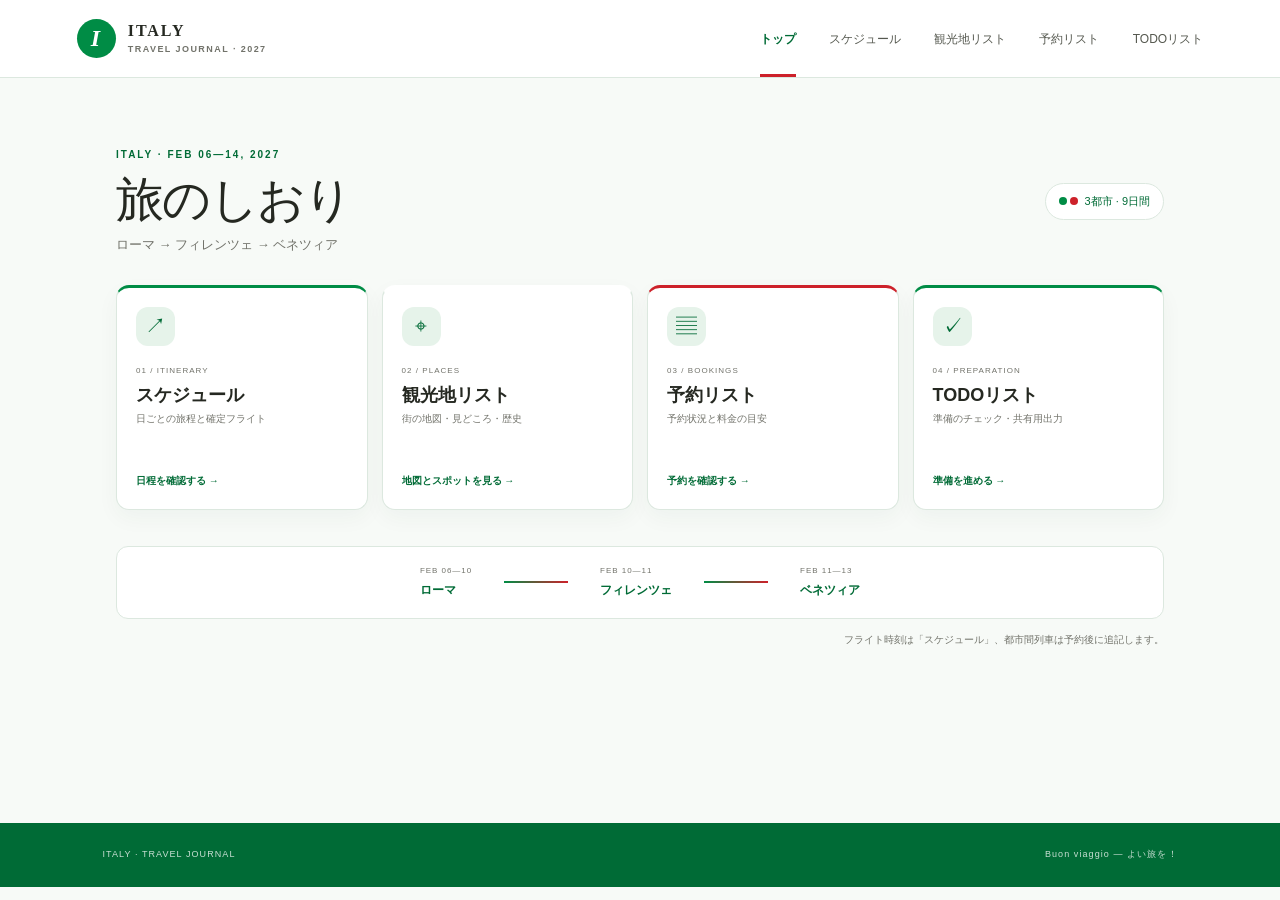
<file: index.html>
<!doctype html>
<html lang="ja">
<head>
  <meta charset="utf-8">
  <meta name="viewport" content="width=device-width, initial-scale=1">
  <meta name="description" content="ローマ・フィレンツェ・ベネツィアを巡るイタリア旅行のしおり">
  <title>Italy Trip | 旅のしおり</title>
  <link rel="stylesheet" href="css/style.css">
  <script src="js/main.js" defer></script>
</head>
<body>
  <header class="site-header">
    <a class="brand" href="index.html"><span class="brand-mark">I</span><span>ITALY <small>TRAVEL JOURNAL · 2027</small></span></a>
    <button class="menu-toggle" aria-label="メニューを開く" aria-expanded="false">☰</button>
    <nav class="site-nav" aria-label="メインナビゲーション">
      <a class="active" href="index.html">トップ</a><a href="schedule.html">スケジュール</a><a href="spots.html">観光地リスト</a><a href="reservations.html">予約リスト</a><a href="todo.html">TODOリスト</a>
    </nav>
  </header>
  <main class="dashboard">
    <section class="dashboard-heading">
      <div><p class="eyebrow">ITALY · FEB 06—14, 2027</p><h1>旅のしおり</h1><p>ローマ → フィレンツェ → ベネツィア</p></div>
      <span class="trip-chip"><span></span> 3都市 · 9日間</span>
    </section>
    <nav class="portal-grid" aria-label="旅行情報">
      <a class="portal-card portal-schedule" href="schedule.html"><span class="portal-icon" aria-hidden="true">↗</span><span class="portal-index">01 / ITINERARY</span><h2>スケジュール</h2><p>日ごとの旅程と確定フライト</p><span class="portal-link">日程を確認する →</span></a>
      <a class="portal-card portal-spots" href="spots.html"><span class="portal-icon" aria-hidden="true">⌖</span><span class="portal-index">02 / PLACES</span><h2>観光地リスト</h2><p>街の地図・見どころ・歴史</p><span class="portal-link">地図とスポットを見る →</span></a>
      <a class="portal-card portal-reservations" href="reservations.html"><span class="portal-icon" aria-hidden="true">▤</span><span class="portal-index">03 / BOOKINGS</span><h2>予約リスト</h2><p>予約状況と料金の目安</p><span class="portal-link">予約を確認する →</span></a>
      <a class="portal-card portal-todo" href="todo.html"><span class="portal-icon" aria-hidden="true">✓</span><span class="portal-index">04 / PREPARATION</span><h2>TODOリスト</h2><p>準備のチェック・共有用出力</p><span class="portal-link">準備を進める →</span></a>
    </nav>
    <section class="route-strip" aria-label="旅行ルート">
      <div class="route-city"><span>FEB 06—10</span><strong>ローマ</strong></div><span class="route-line" aria-hidden="true"></span>
      <div class="route-city"><span>FEB 10—11</span><strong>フィレンツェ</strong></div><span class="route-line" aria-hidden="true"></span>
      <div class="route-city"><span>FEB 11—13</span><strong>ベネツィア</strong></div>
    </section>
    <p class="dashboard-note">フライト時刻は「スケジュール」、都市間列車は予約後に追記します。</p>
  </main>
  <footer class="site-footer"><span>ITALY · TRAVEL JOURNAL</span><span>Buon viaggio — よい旅を！</span></footer>
  <nav class="mobile-dock" aria-label="ページメニュー"><a class="active" href="index.html"><span>⌂</span>トップ</a><a href="schedule.html"><span>↗</span>日程</a><a href="spots.html"><span>⌖</span>観光地</a><a href="reservations.html"><span>▤</span>予約</a><a href="todo.html"><span>✓</span>TODO</a></nav>
</body>
</html>
</file>
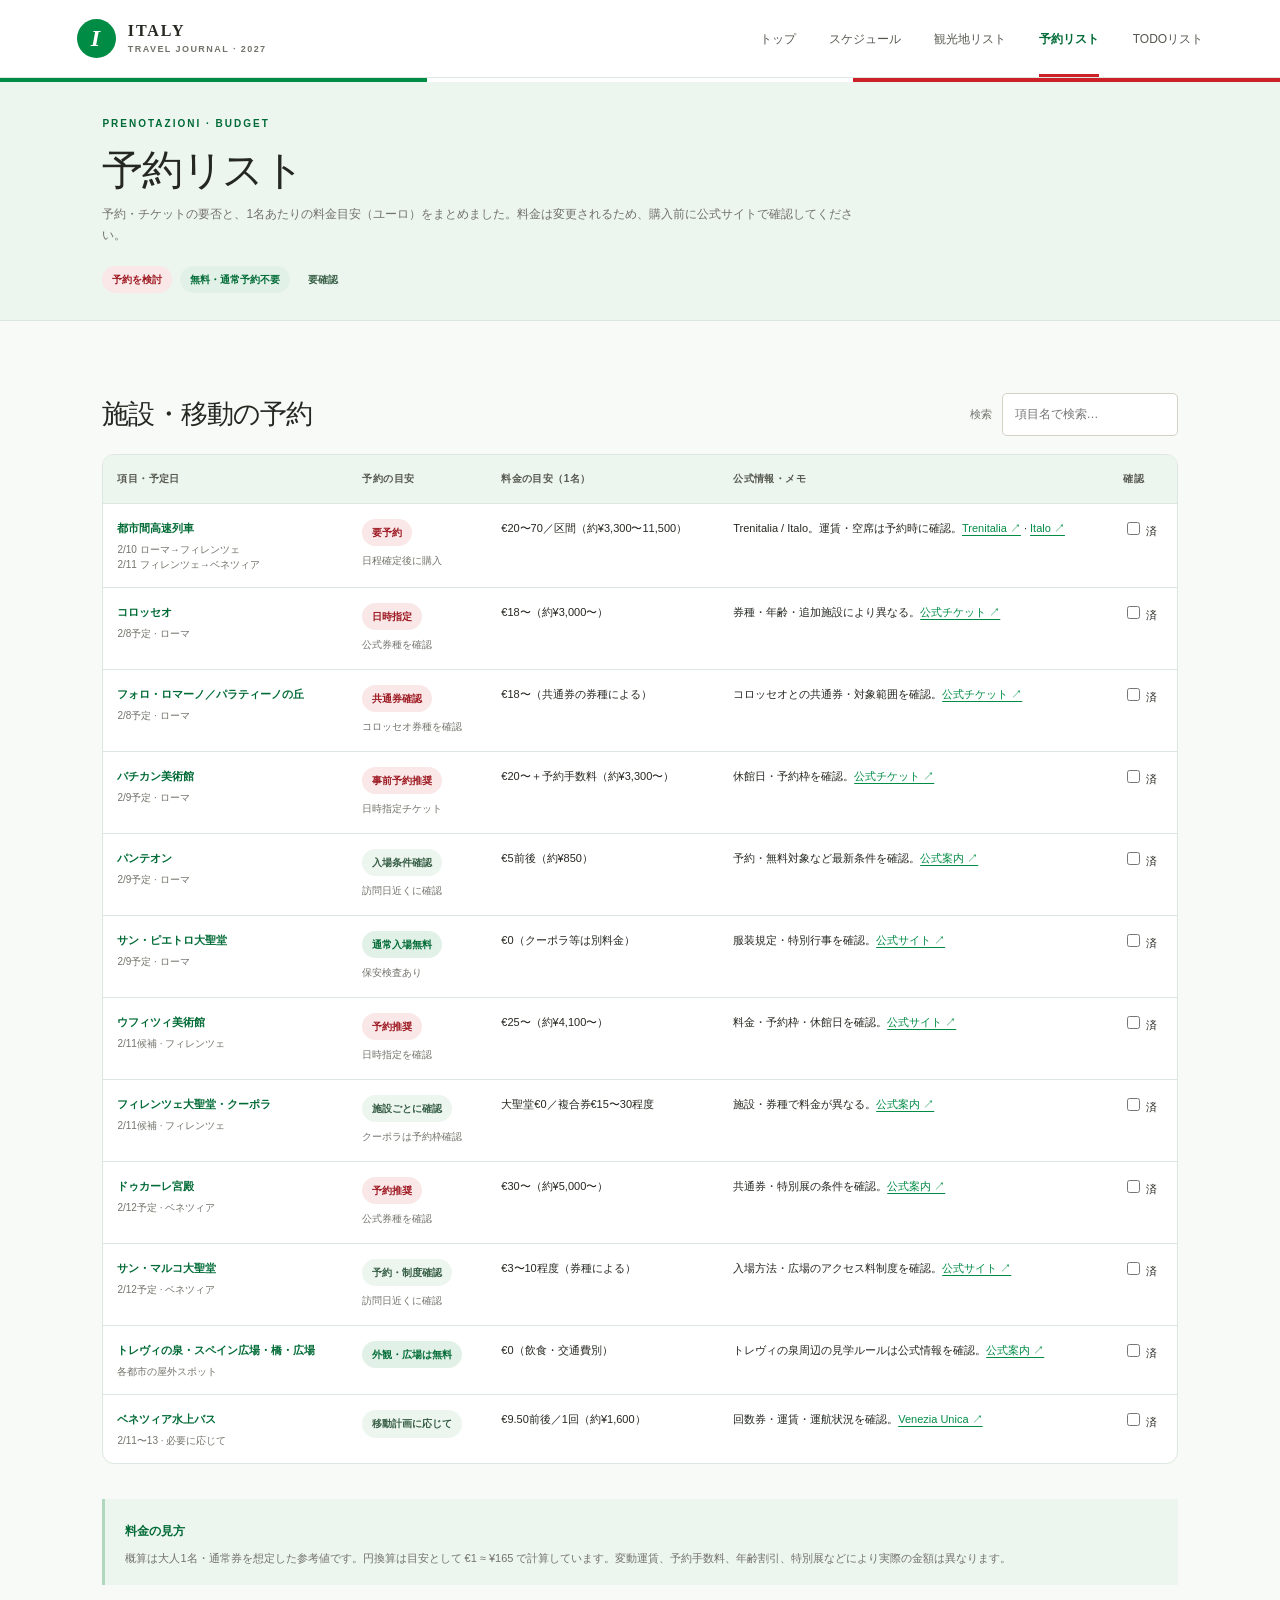
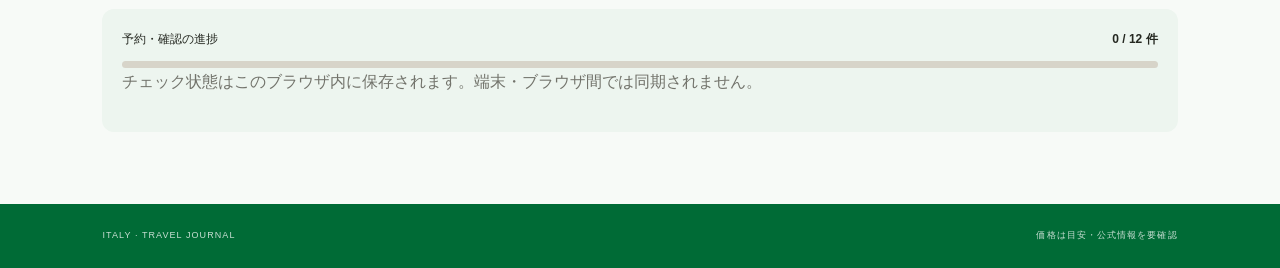
<file: reservations.html>
<!doctype html>
<html lang="ja">
<head><meta charset="utf-8"><meta name="viewport" content="width=device-width, initial-scale=1"><title>予約リスト | Italy Trip</title><link rel="stylesheet" href="css/style.css"><script src="js/main.js" defer></script></head>
<body>
<header class="site-header"><a class="brand" href="index.html"><span class="brand-mark">I</span><span>ITALY <small>TRAVEL JOURNAL · 2027</small></span></a><button class="menu-toggle" aria-label="メニューを開く" aria-expanded="false">☰</button><nav class="site-nav" aria-label="メインナビゲーション"><a href="index.html">トップ</a><a href="schedule.html">スケジュール</a><a href="spots.html">観光地リスト</a><a class="active" href="reservations.html">予約リスト</a><a href="todo.html">TODOリスト</a></nav></header>
<main class="page-main">
<section class="page-hero"><p class="eyebrow">PRENOTAZIONI · BUDGET</p><h1>予約リスト</h1><p>予約・チケットの要否と、1名あたりの料金目安（ユーロ）をまとめました。料金は変更されるため、購入前に公式サイトで確認してください。</p><div class="legend"><span class="tag tag-book">予約を検討</span><span class="tag tag-free">無料・通常予約不要</span><span class="tag tag-warn">要確認</span></div></section>
<section class="section">
  <div class="table-toolbar"><h2>施設・移動の予約</h2><label class="search-label" for="reservation-search">検索 <input id="reservation-search" type="search" placeholder="項目名で検索…"></label></div>
  <div class="table-wrap"><table id="reservation-table"><thead><tr><th>項目・予定日</th><th>予約の目安</th><th>料金の目安（1名）</th><th>公式情報・メモ</th><th>確認</th></tr></thead><tbody>
    <tr><td><strong>都市間高速列車</strong><small>2/10 ローマ→フィレンツェ<br>2/11 フィレンツェ→ベネツィア</small></td><td><span class="tag tag-book">要予約</span><p>日程確定後に購入</p></td><td>€20〜70／区間（約¥3,300〜11,500）</td><td>Trenitalia / Italo。運賃・空席は予約時に確認。<a href="https://www.trenitalia.com/en.html" target="_blank" rel="noopener">Trenitalia ↗</a> · <a href="https://www.italotreno.com/en" target="_blank" rel="noopener">Italo ↗</a></td><td><label class="check-cell"><input type="checkbox" data-check="trains"> 済</label></td></tr>
    <tr><td><strong>コロッセオ</strong><small>2/8予定 · ローマ</small></td><td><span class="tag tag-book">日時指定</span><p>公式券種を確認</p></td><td>€18〜（約¥3,000〜）</td><td>券種・年齢・追加施設により異なる。<a href="https://ticketing.colosseo.it/en" target="_blank" rel="noopener">公式チケット ↗</a></td><td><label class="check-cell"><input type="checkbox" data-check="colosseum"> 済</label></td></tr>
    <tr><td><strong>フォロ・ロマーノ／パラティーノの丘</strong><small>2/8予定 · ローマ</small></td><td><span class="tag tag-book">共通券確認</span><p>コロッセオ券種を確認</p></td><td>€18〜（共通券の券種による）</td><td>コロッセオとの共通券・対象範囲を確認。<a href="https://ticketing.colosseo.it/en" target="_blank" rel="noopener">公式チケット ↗</a></td><td><label class="check-cell"><input type="checkbox" data-check="forum"> 済</label></td></tr>
    <tr><td><strong>バチカン美術館</strong><small>2/9予定 · ローマ</small></td><td><span class="tag tag-book">事前予約推奨</span><p>日時指定チケット</p></td><td>€20〜＋予約手数料（約¥3,300〜）</td><td>休館日・予約枠を確認。<a href="https://tickets.museivaticani.va/" target="_blank" rel="noopener">公式チケット ↗</a></td><td><label class="check-cell"><input type="checkbox" data-check="vatican"> 済</label></td></tr>
    <tr><td><strong>パンテオン</strong><small>2/9予定 · ローマ</small></td><td><span class="tag tag-warn">入場条件確認</span><p>訪問日近くに確認</p></td><td>€5前後（約¥850）</td><td>予約・無料対象など最新条件を確認。<a href="https://portale.museiitaliani.it/" target="_blank" rel="noopener">公式案内 ↗</a></td><td><label class="check-cell"><input type="checkbox" data-check="pantheon"> 済</label></td></tr>
    <tr><td><strong>サン・ピエトロ大聖堂</strong><small>2/9予定 · ローマ</small></td><td><span class="tag tag-free">通常入場無料</span><p>保安検査あり</p></td><td>€0（クーポラ等は別料金）</td><td>服装規定・特別行事を確認。<a href="https://www.basilicasanpietro.va/en.html" target="_blank" rel="noopener">公式サイト ↗</a></td><td><label class="check-cell"><input type="checkbox" data-check="basilica"> 済</label></td></tr>
    <tr><td><strong>ウフィツィ美術館</strong><small>2/11候補 · フィレンツェ</small></td><td><span class="tag tag-book">予約推奨</span><p>日時指定を確認</p></td><td>€25〜（約¥4,100〜）</td><td>料金・予約枠・休館日を確認。<a href="https://www.uffizi.it/en/the-uffizi" target="_blank" rel="noopener">公式サイト ↗</a></td><td><label class="check-cell"><input type="checkbox" data-check="uffizi"> 済</label></td></tr>
    <tr><td><strong>フィレンツェ大聖堂・クーポラ</strong><small>2/11候補 · フィレンツェ</small></td><td><span class="tag tag-warn">施設ごとに確認</span><p>クーポラは予約枠確認</p></td><td>大聖堂€0／複合券€15〜30程度</td><td>施設・券種で料金が異なる。<a href="https://duomo.firenze.it/en" target="_blank" rel="noopener">公式案内 ↗</a></td><td><label class="check-cell"><input type="checkbox" data-check="duomo"> 済</label></td></tr>
    <tr><td><strong>ドゥカーレ宮殿</strong><small>2/12予定 · ベネツィア</small></td><td><span class="tag tag-book">予約推奨</span><p>公式券種を確認</p></td><td>€30〜（約¥5,000〜）</td><td>共通券・特別展の条件を確認。<a href="https://palazzoducale.visitmuve.it/en/home/" target="_blank" rel="noopener">公式案内 ↗</a></td><td><label class="check-cell"><input type="checkbox" data-check="doges"> 済</label></td></tr>
    <tr><td><strong>サン・マルコ大聖堂</strong><small>2/12予定 · ベネツィア</small></td><td><span class="tag tag-warn">予約・制度確認</span><p>訪問日近くに確認</p></td><td>€3〜10程度（券種による）</td><td>入場方法・広場のアクセス料制度を確認。<a href="https://www.basilicasanmarco.it/?lang=en" target="_blank" rel="noopener">公式サイト ↗</a></td><td><label class="check-cell"><input type="checkbox" data-check="san-marco"> 済</label></td></tr>
    <tr><td><strong>トレヴィの泉・スペイン広場・橋・広場</strong><small>各都市の屋外スポット</small></td><td><span class="tag tag-free">外観・広場は無料</span></td><td>€0（飲食・交通費別）</td><td>トレヴィの泉周辺の見学ルールは公式情報を確認。<a href="https://www.fontanaditrevi.roma.it/en" target="_blank" rel="noopener">公式案内 ↗</a></td><td><label class="check-cell"><input type="checkbox" data-check="outdoors"> 済</label></td></tr>
    <tr><td><strong>ベネツィア水上バス</strong><small>2/11〜13 · 必要に応じて</small></td><td><span class="tag tag-warn">移動計画に応じて</span></td><td>€9.50前後／1回（約¥1,600）</td><td>回数券・運賃・運航状況を確認。<a href="https://www.veneziaunica.it/en" target="_blank" rel="noopener">Venezia Unica ↗</a></td><td><label class="check-cell"><input type="checkbox" data-check="vaporetto"> 済</label></td></tr>
  </tbody></table></div>
  <p class="status-message" id="reservation-status" role="status" aria-live="polite"></p>
  <div class="price-note"><strong>料金の見方</strong><p>概算は大人1名・通常券を想定した参考値です。円換算は目安として €1 ≈ ¥165 で計算しています。変動運賃、予約手数料、年齢割引、特別展などにより実際の金額は異なります。</p></div>
  <div class="progress-wrap"><div class="progress-copy"><span>予約・確認の進捗</span><strong id="progress-text">0 / 12 件</strong></div><div class="progress-track"><div id="progress-bar" class="progress-bar"></div></div><p class="small muted">チェック状態はこのブラウザ内に保存されます。端末・ブラウザ間では同期されません。</p></div>
</section></main><footer class="site-footer"><span>ITALY · TRAVEL JOURNAL</span><span>価格は目安・公式情報を要確認</span></footer>
<nav class="mobile-dock" aria-label="ページメニュー"><a href="index.html"><span>⌂</span>トップ</a><a href="schedule.html"><span>↗</span>日程</a><a href="spots.html"><span>⌖</span>観光地</a><a class="active" href="reservations.html"><span>▤</span>予約</a><a href="todo.html"><span>✓</span>TODO</a></nav>
</body></html>
</file>
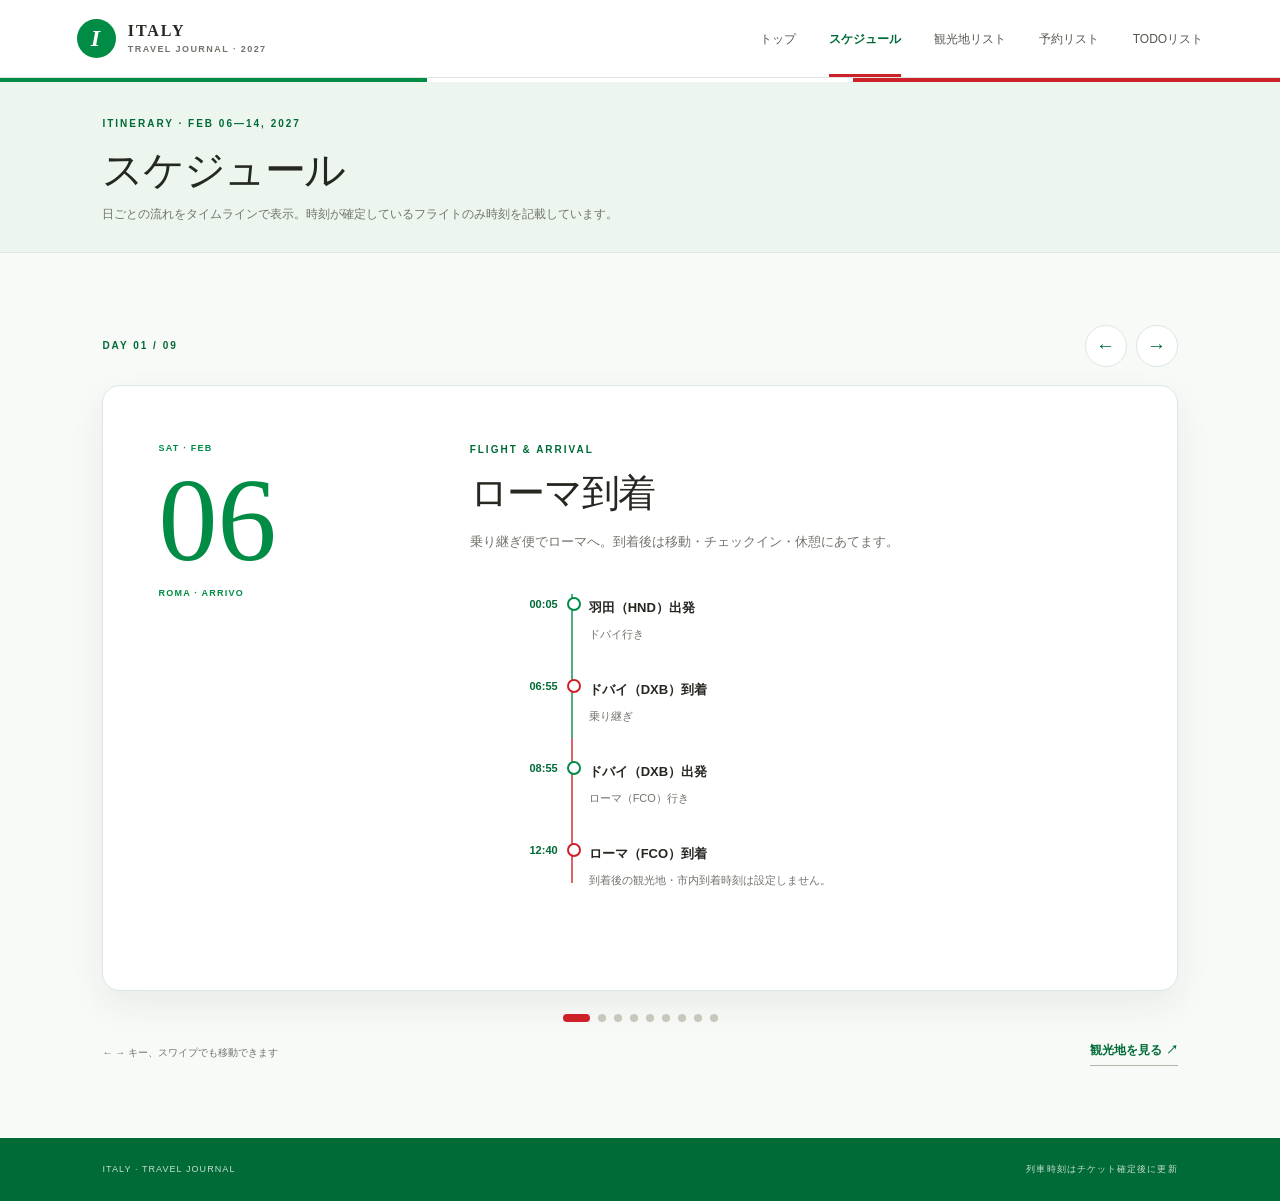
<file: schedule.html>
<!doctype html>
<html lang="ja">
<head><meta charset="utf-8"><meta name="viewport" content="width=device-width, initial-scale=1"><title>スケジュール | Italy Trip</title><link rel="stylesheet" href="css/style.css"><script src="js/main.js" defer></script></head>
<body>
<header class="site-header"><a class="brand" href="index.html"><span class="brand-mark">I</span><span>ITALY <small>TRAVEL JOURNAL · 2027</small></span></a><button class="menu-toggle" aria-label="メニューを開く" aria-expanded="false">☰</button><nav class="site-nav" aria-label="メインナビゲーション"><a href="index.html">トップ</a><a class="active" href="schedule.html">スケジュール</a><a href="spots.html">観光地リスト</a><a href="reservations.html">予約リスト</a><a href="todo.html">TODOリスト</a></nav></header>
<main class="page-main">
  <section class="page-hero"><p class="eyebrow">ITINERARY · FEB 06—14, 2027</p><h1>スケジュール</h1><p>日ごとの流れをタイムラインで表示。時刻が確定しているフライトのみ時刻を記載しています。</p></section>
  <section class="section schedule-section">
    <div class="slider-toolbar"><p id="slide-count" class="eyebrow" aria-live="polite">DAY 01 / 09</p><div class="slider-controls"><button type="button" class="slide-button" id="prev-day" aria-label="前の日">←</button><button type="button" class="slide-button" id="next-day" aria-label="次の日">→</button></div></div>
    <div class="day-slider" id="day-slider" aria-live="polite">
      <article class="day-slide" id="day-2027-02-06"><div class="slide-date"><span>SAT · FEB</span><strong>06</strong><small>ROMA · ARRIVO</small></div><div class="slide-content"><p class="eyebrow">FLIGHT & ARRIVAL</p><h2>ローマ到着</h2><p class="muted">乗り継ぎ便でローマへ。到着後は移動・チェックイン・休憩にあてます。</p><ol class="flow-timeline"><li><time class="flow-time">00:05</time><div class="flow-event"><strong>羽田（HND）出発</strong><p>ドバイ行き</p></div></li><li><time class="flow-time">06:55</time><div class="flow-event"><strong>ドバイ（DXB）到着</strong><p>乗り継ぎ</p></div></li><li><time class="flow-time">08:55</time><div class="flow-event"><strong>ドバイ（DXB）出発</strong><p>ローマ（FCO）行き</p></div></li><li><time class="flow-time">12:40</time><div class="flow-event"><strong>ローマ（FCO）到着</strong><p>到着後の観光地・市内到着時刻は設定しません。</p></div></li></ol></div></article>
      <article class="day-slide" id="day-2027-02-07"><div class="slide-date"><span>SUN · FEB</span><strong>07</strong><small>ROMA</small></div><div class="slide-content"><p class="eyebrow">CENTRO STORICO</p><h2>ローマ｜街歩き</h2><p class="muted">体調に合わせて中心部をゆったり散策。</p><ol class="flow-timeline"><li><span class="flow-time">時刻未定</span><div class="flow-event"><strong><a href="spots.html#trevi">トレヴィの泉</a></strong><p>バロックの名所を見学。</p></div></li><li><span class="flow-time">時刻未定</span><div class="flow-event"><strong><a href="spots.html#spanish">スペイン広場</a></strong><p>広場と階段の景色を楽しみます。</p></div></li></ol><p class="note">移動時間・観光開始時刻は当日の状況で調整。</p></div></article>
      <article class="day-slide" id="day-2027-02-08"><div class="slide-date"><span>MON · FEB</span><strong>08</strong><small>ROMA</small></div><div class="slide-content"><p class="eyebrow">ROMA ANTICA</p><h2>ローマ｜古代ローマ</h2><p class="muted">遺跡エリアを順にめぐる日。歩きやすい靴がおすすめです。</p><ol class="flow-timeline"><li><span class="flow-time">時刻未定</span><div class="flow-event"><strong><a href="spots.html#colosseum">コロッセオ</a></strong><p>時間指定券の予約を確認。</p></div></li><li><span class="flow-time">時刻未定</span><div class="flow-event"><strong><a href="spots.html#forum">フォロ・ロマーノ／パラティーノの丘</a></strong><p>共通券の条件を確認して遺跡群を散策。</p></div></li><li><span class="flow-time">時間があれば</span><div class="flow-event"><strong><a href="spots.html#truth">真実の口</a></strong><p>開放状況に合わせて立ち寄り。</p></div></li></ol></div></article>
      <article class="day-slide" id="day-2027-02-09"><div class="slide-date"><span>TUE · FEB</span><strong>09</strong><small>ROMA</small></div><div class="slide-content"><p class="eyebrow">VATICANO & CENTRO</p><h2>ローマ｜バチカンと歴史地区</h2><p class="muted">予約状況や体力に合わせて、訪問順を調整。</p><ol class="flow-timeline"><li><span class="flow-time">時刻未定</span><div class="flow-event"><strong><a href="spots.html#vatican">バチカン美術館・システィーナ礼拝堂</a></strong><p>日時指定予約を検討。</p></div></li><li><span class="flow-time">時刻未定</span><div class="flow-event"><strong><a href="spots.html#basilica">サン・ピエトロ大聖堂</a></strong><p>保安検査・服装規定を確認。</p></div></li><li><span class="flow-time">時間があれば</span><div class="flow-event"><strong><a href="spots.html#navona">ナヴォーナ広場</a> ／ <a href="spots.html#pantheon">パンテオン</a></strong><p>周辺の歴史地区を散策。</p></div></li></ol></div></article>
      <article class="day-slide" id="day-2027-02-10"><div class="slide-date"><span>WED · FEB</span><strong>10</strong><small>ROMA → FIRENZE</small></div><div class="slide-content"><p class="eyebrow">CAMBIO CITTÀ · TRENO</p><h2>ローマからフィレンツェへ</h2><p class="muted">高速列車の時刻・駅は未予約のため未確定です。</p><ol class="flow-timeline"><li><span class="flow-time">時刻未定</span><div class="flow-event"><strong>ローマの宿泊先を出発</strong><p>列車の出発駅と乗車時刻に合わせて移動。</p></div></li><li><span class="flow-time">時刻未定</span><div class="flow-event"><strong>ローマ → フィレンツェ</strong><p>高速列車を予約予定。時刻は予約後に追記。</p></div></li><li><span class="flow-time">到着後</span><div class="flow-event"><strong>チェックイン・休憩</strong><p>フィレンツェの宿泊エリア周辺で過ごします。</p></div></li></ol><p class="note">駅・列車時刻・宿泊先までの移動はチケット確定後に確認。</p></div></article>
      <article class="day-slide" id="day-2027-02-11"><div class="slide-date"><span>THU · FEB</span><strong>11</strong><small>FIRENZE → VENEZIA</small></div><div class="slide-content"><p class="eyebrow">FIRENZE & TRANSFER</p><h2>フィレンツェからベネツィアへ</h2><p class="muted">フィレンツェ旧市街を散策し、予約した列車でベネツィアへ。</p><ol class="flow-timeline"><li><span class="flow-time">時刻未定</span><div class="flow-event"><strong><a href="spots.html#florence-duomo">サンタ・マリア・デル・フィオーレ大聖堂</a></strong><p>旧市街の中心。入場条件を確認。</p></div></li><li><span class="flow-time">時間があれば</span><div class="flow-event"><strong><a href="spots.html#ponte-vecchio">ヴェッキオ橋</a> ／ <a href="spots.html#signoria">シニョリーア広場</a></strong><p>アルノ川と歴史地区を散策。</p></div></li><li><span class="flow-time">時刻未定</span><div class="flow-event"><strong>フィレンツェ → ベネツィア</strong><p>高速列車を予約予定。発車時刻は予約後に追記。</p></div></li></ol></div></article>
      <article class="day-slide" id="day-2027-02-12"><div class="slide-date"><span>FRI · FEB</span><strong>12</strong><small>VENEZIA</small></div><div class="slide-content"><p class="eyebrow">LA CITTÀ SULL’ACQUA</p><h2>ベネツィア｜水の都を歩く</h2><p class="muted">徒歩と水上交通で街をめぐります。天候や混雑に合わせて順番を調整。</p><ol class="flow-timeline"><li><span class="flow-time">時刻未定</span><div class="flow-event"><strong><a href="spots.html#san-marco">サン・マルコ広場・大聖堂</a></strong><p>街の中心とビザンティン建築。</p></div></li><li><span class="flow-time">時刻未定</span><div class="flow-event"><strong><a href="spots.html#doges">ドゥカーレ宮殿</a></strong><p>チケット・入場枠を確認。</p></div></li><li><span class="flow-time">時間があれば</span><div class="flow-event"><strong><a href="spots.html#rialto">リアルト橋</a> ／ <a href="spots.html#grand-canal">大運河</a></strong><p>水辺と街並みを楽しみます。</p></div></li></ol></div></article>
      <article class="day-slide" id="day-2027-02-13"><div class="slide-date"><span>SAT · FEB</span><strong>13</strong><small>VENEZIA → DUBAI</small></div><div class="slide-content"><p class="eyebrow">RIENTRO · FLIGHT</p><h2>ベネツィア出発</h2><p class="muted">出発までの予定は、空港への移動を考慮して調整してください。</p><ol class="flow-timeline"><li><span class="flow-time">時刻未定</span><div class="flow-event"><strong>ベネツィア市内 → 空港</strong><p>交通手段・所要時間は航空会社の案内を確認。</p></div></li><li><time class="flow-time">15:25</time><div class="flow-event"><strong>ベネツィア（VCE）出発</strong><p>ドバイ（DXB）行き</p></div></li><li><time class="flow-time">00:15</time><div class="flow-event"><strong>ドバイ（DXB）到着</strong><p>2月14日着</p></div></li></ol></div></article>
      <article class="day-slide" id="day-2027-02-14"><div class="slide-date"><span>SUN · FEB</span><strong>14</strong><small>DUBAI → NARITA</small></div><div class="slide-content"><p class="eyebrow">ARRIVO IN GIAPPONE</p><h2>ドバイ経由で成田へ</h2><p class="muted">乗り継ぎ後、日本へ帰着。</p><ol class="flow-timeline"><li><time class="flow-time">02:25</time><div class="flow-event"><strong>ドバイ（DXB）出発</strong><p>成田（NRT）行き</p></div></li><li><time class="flow-time">17:20</time><div class="flow-event"><strong>成田（NRT）到着</strong><p>おつかれさまでした！</p></div></li></ol></div></article>
    </div>
    <div class="slide-dots" id="slide-dots" aria-label="日付を選択"></div>
    <div class="slider-footer"><span>← → キー、スワイプでも移動できます</span><a class="text-link" href="spots.html">観光地を見る ↗</a></div>
  </section>
</main>
<footer class="site-footer"><span>ITALY · TRAVEL JOURNAL</span><span>列車時刻はチケット確定後に更新</span></footer>
<nav class="mobile-dock" aria-label="ページメニュー"><a href="index.html"><span>⌂</span>トップ</a><a class="active" href="schedule.html"><span>↗</span>日程</a><a href="spots.html"><span>⌖</span>観光地</a><a href="reservations.html"><span>▤</span>予約</a><a href="todo.html"><span>✓</span>TODO</a></nav>
</body></html>
</file>
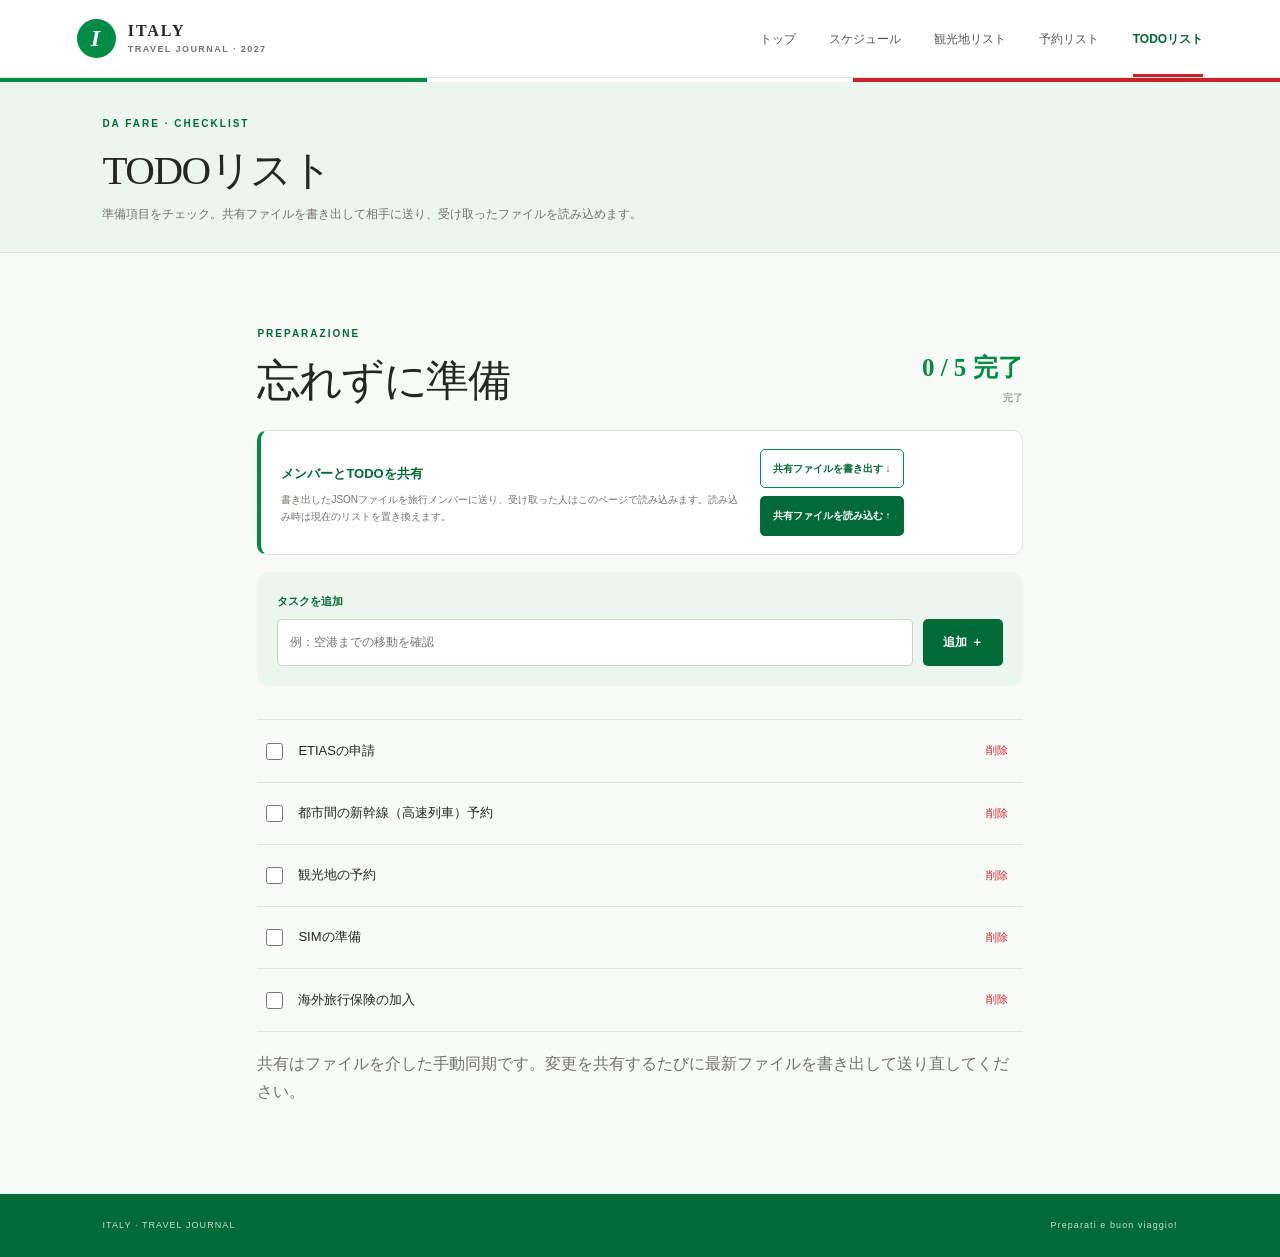
<file: todo.html>
<!doctype html>
<html lang="ja">
<head><meta charset="utf-8"><meta name="viewport" content="width=device-width, initial-scale=1"><title>TODOリスト | Italy Trip</title><link rel="stylesheet" href="css/style.css"><script src="js/main.js" defer></script></head>
<body>
<header class="site-header"><a class="brand" href="index.html"><span class="brand-mark">I</span><span>ITALY <small>TRAVEL JOURNAL · 2027</small></span></a><button class="menu-toggle" aria-label="メニューを開く" aria-expanded="false">☰</button><nav class="site-nav" aria-label="メインナビゲーション"><a href="index.html">トップ</a><a href="schedule.html">スケジュール</a><a href="spots.html">観光地リスト</a><a href="reservations.html">予約リスト</a><a class="active" href="todo.html">TODOリスト</a></nav></header>
<main class="page-main">
  <section class="page-hero"><p class="eyebrow">DA FARE · CHECKLIST</p><h1>TODOリスト</h1><p>準備項目をチェック。共有ファイルを書き出して相手に送り、受け取ったファイルを読み込めます。</p></section>
  <section class="section todo-section">
    <div class="todo-heading"><div><p class="eyebrow">PREPARAZIONE</p><h2>忘れずに準備</h2></div><div class="todo-progress"><strong id="todo-count">0 / 5</strong><span>完了</span></div></div>
    <div class="share-panel"><div><strong>メンバーとTODOを共有</strong><p>書き出したJSONファイルを旅行メンバーに送り、受け取った人はこのページで読み込みます。読み込み時は現在のリストを置き換えます。</p></div><div class="share-actions"><button class="button button-outline" id="export-todos" type="button">共有ファイルを書き出す ↓</button><button class="button button-dark" id="choose-import" type="button">共有ファイルを読み込む ↑</button><input id="import-todos" class="visually-hidden" type="file" accept=".json,application/json" tabindex="-1" aria-hidden="true"></div></div>
    <form class="todo-form" id="todo-form"><label for="todo-input">タスクを追加</label><div class="todo-entry"><input id="todo-input" type="text" maxlength="120" placeholder="例：空港までの移動を確認" required><button class="button button-dark" type="submit">追加 ＋</button></div></form>
    <p class="status-message" id="todo-status" role="status" aria-live="polite"></p>
    <ul class="todo-list" id="todo-list"></ul>
    <p class="small muted">共有はファイルを介した手動同期です。変更を共有するたびに最新ファイルを書き出して送り直してください。</p>
  </section>
</main><footer class="site-footer"><span>ITALY · TRAVEL JOURNAL</span><span>Preparati e buon viaggio!</span></footer>
<nav class="mobile-dock" aria-label="ページメニュー"><a href="index.html"><span>⌂</span>トップ</a><a href="schedule.html"><span>↗</span>日程</a><a href="spots.html"><span>⌖</span>観光地</a><a href="reservations.html"><span>▤</span>予約</a><a class="active" href="todo.html"><span>✓</span>TODO</a></nav>
</body></html>
</file>
<file: css/style.css>
:root {
  --ink: #252821;
  --muted: #72736b;
  --paper: #f7faf7;
  --surface: #ffffff;
  --line: #dce8df;
  --green: #008c45;
  --green-dark: #006b36;
  --red: #cd212a;
  --gold: #afd8bf;
  --tint: #edf5ef;
  --radius: 16px;
  --shadow: 0 14px 35px rgba(37, 40, 33, .07);
}
* { box-sizing: border-box; }
html { scroll-behavior: smooth; }
body { margin: 0; background: var(--paper); color: var(--ink); font-family: Inter, "Noto Sans JP", "Yu Gothic", Meiryo, sans-serif; line-height: 1.75; }
a { color: inherit; text-decoration: none; }
a:hover { opacity: .8; }
button, input, select { font: inherit; }
button:focus-visible, a:focus-visible, input:focus-visible, select:focus-visible, summary:focus-visible { outline: 3px solid var(--green); outline-offset: 3px; }
.site-header { min-height: 78px; padding: 0 clamp(20px, 6vw, 88px); display: flex; align-items: center; justify-content: space-between; gap: 24px; background: var(--surface); border-bottom: 1px solid var(--line); position: relative; z-index: 5; }
.brand { display: flex; align-items: center; gap: 12px; font-family: Georgia, serif; font-size: 16px; font-weight: 700; letter-spacing: .12em; line-height: 1.1; }
.brand small { display: block; font-family: sans-serif; font-size: 9px; letter-spacing: .16em; color: var(--muted); margin-top: 5px; }
.brand-mark { display: grid; place-items: center; width: 39px; height: 39px; background: var(--green-dark); color: #fff; border-radius: 50%; font-family: Georgia, serif; font-size: 24px; font-style: italic; }
.site-nav { display: flex; gap: clamp(14px, 2.6vw, 34px); align-items: center; font-size: 12px; color: #55584f; }
.site-nav a { padding: 28px 0 24px; border-bottom: 3px solid transparent; white-space: nowrap; }
.site-nav a.active { color: var(--green-dark); border-color: var(--red); font-weight: 700; }
.menu-toggle { display: none; background: none; border: 1px solid var(--line); border-radius: 8px; padding: 7px 10px; color: var(--ink); font-size: 19px; cursor: pointer; }
.hero { min-height: 505px; background: linear-gradient(90deg, rgba(20,46,34,.91), rgba(25,57,41,.43)), linear-gradient(135deg, #245c43, #a64e3e 72%, #d2a65f); color: white; display: flex; flex-direction: column; justify-content: center; padding: 66px clamp(24px, 10vw, 150px) 36px; position: relative; overflow: hidden; }
.hero::after { content: "ITALY"; position: absolute; right: -2vw; bottom: -100px; font-family: Georgia, serif; font-size: clamp(130px, 27vw, 370px); line-height: 1; font-weight: bold; color: rgba(255,255,255,.075); pointer-events: none; }
.hero-content { position: relative; z-index: 1; max-width: 760px; }
.eyebrow { color: var(--red); font-size: 10px; letter-spacing: .2em; font-weight: 800; margin: 0 0 13px; }
.hero .eyebrow { color: #e7c982; }
h1, h2, h3, p { margin-top: 0; }
h1, h2 { font-family: Georgia, "Noto Serif JP", serif; font-weight: 500; letter-spacing: -.035em; line-height: 1.2; }
.hero h1 { font-size: clamp(46px, 7vw, 82px); margin: 0 0 18px; }
.hero h1 em { color: #ead18e; font-weight: 400; }
.hero-lead { font-size: 15px; color: rgba(255,255,255,.86); }
.hero-actions { display: flex; align-items: center; flex-wrap: wrap; gap: 20px; margin-top: 27px; }
.button { display: inline-flex; align-items: center; justify-content: center; gap: 22px; padding: 12px 19px; font-size: 12px; font-weight: 700; border: 1px solid transparent; border-radius: 5px; cursor: pointer; transition: transform .2s, opacity .2s; }
.button:hover { transform: translateY(-2px); opacity: .92; }
.button-light { color: var(--ink); background: #fffefa; }
.button-dark { color: white; background: var(--green-dark); }
.button-outline { color: var(--green-dark); border-color: var(--green); background: transparent; }
.text-link { font-size: 12px; font-weight: 700; color: var(--green-dark); border-bottom: 1px solid #aeb8a9; padding-bottom: 4px; }
.light-link { color: white; border-color: rgba(255,255,255,.55); }
.hero-note { display: flex; justify-content: space-between; position: relative; z-index: 1; margin-top: 68px; padding-top: 15px; border-top: 1px solid rgba(255,255,255,.28); font-size: 9px; letter-spacing: .16em; color: rgba(255,255,255,.77); }
.section { padding: 72px clamp(22px, 8vw, 118px); }
.intro-grid { display: grid; grid-template-columns: .8fr 1.2fr; gap: 50px; align-items: start; }
h2 { font-size: clamp(29px, 3.5vw, 43px); margin-bottom: 20px; }
.intro-copy { max-width: 680px; font-size: 14px; }
.muted { color: var(--muted); }
.intro-copy .muted { font-size: 12px; line-height: 1.9; border-left: 2px solid var(--gold); padding-left: 16px; margin-top: 24px; }
.tinted { background: var(--tint); }
.section-heading { display: flex; align-items: end; justify-content: space-between; gap: 20px; margin-bottom: 27px; }
.section-heading h2 { margin-bottom: 0; }
.city-grid { display: grid; grid-template-columns: repeat(3, 1fr); gap: 17px; }
.city-card { display: flex; flex-direction: column; align-items: flex-start; position: relative; min-height: 214px; padding: 25px; overflow: hidden; color: white; border-radius: var(--radius); box-shadow: var(--shadow); }
.city-card::after { content: ""; position: absolute; inset: 0; opacity: .35; background: linear-gradient(135deg, transparent 30%, rgba(255,255,255,.18)); pointer-events: none; }
.city-rome { background: linear-gradient(145deg, #245c43, #193c30); }
.city-florence { background: linear-gradient(145deg, #b45140, #7d342e); }
.city-venice { background: linear-gradient(145deg, #64756a, #344f46); }
.city-count { font-size: 9px; letter-spacing: .14em; color: #f0d99b; position: relative; z-index: 1; }
.city-card h3 { font-family: Georgia, "Noto Serif JP", serif; font-size: 31px; font-weight: 500; margin: 23px 0 2px; position: relative; z-index: 1; }
.city-card p { margin: 0; font-size: 11px; color: rgba(255,255,255,.8); position: relative; z-index: 1; }
.city-arrow { position: absolute; right: 23px; bottom: 20px; font-size: 19px; z-index: 1; }
.flight-section { background: var(--surface); display: grid; grid-template-columns: .8fr 1.2fr; gap: 45px; align-items: start; }
.flight-section h2 { font-size: clamp(27px, 3vw, 37px); }
.flight-section > div:first-child > .muted { font-size: 12px; }
.flight-grid { display: grid; gap: 13px; }
.flight-card { padding: 20px 22px; background: var(--paper); border: 1px solid var(--line); border-radius: 12px; }
.flight-card h3 { font-family: Georgia, "Noto Serif JP", serif; font-size: 19px; font-weight: 500; margin: 12px 0; }
.flight-card p { margin: 5px 0; font-size: 12px; color: var(--muted); }
.flight-card p strong { color: var(--green-dark); }
.lodging-section { background: var(--tint); }
.lodging-grid { display: grid; grid-template-columns: repeat(3, 1fr); border: 1px solid var(--line); background: var(--surface); }
.lodging-grid div { display: flex; flex-direction: column; gap: 5px; padding: 19px 22px; border-right: 1px solid var(--line); }
.lodging-grid div:last-child { border-right: 0; }
.lodging-grid strong { font-family: Georgia, serif; color: var(--green-dark); font-size: 17px; }
.lodging-grid span { color: var(--muted); font-size: 11px; }
.lodging-grid a { align-self: flex-start; margin-top: 5px; color: var(--green); font-size: 10px; text-decoration: underline; text-underline-offset: 3px; }
.lodging-section > .small { margin: 13px 0 0; }
.booking-callout { display: flex; align-items: center; justify-content: space-between; gap: 35px; }
.booking-callout > div:first-child { max-width: 540px; }
.booking-callout p:not(.eyebrow) { color: var(--muted); font-size: 13px; }
.booking-callout .hero-actions { margin-top: 0; }
.site-footer { display: flex; justify-content: space-between; gap: 20px; padding: 24px clamp(22px, 8vw, 118px); background: var(--green-dark); color: rgba(255,255,255,.78); font-size: 9px; letter-spacing: .12em; }
.page-main { min-height: 70vh; }
.page-hero { padding: 60px clamp(22px, 8vw, 118px) 42px; background: var(--tint); border-bottom: 1px solid var(--line); }
.page-hero h1 { font-size: clamp(40px, 6vw, 63px); margin: 0 0 15px; }
.page-hero > p:not(.eyebrow) { max-width: 760px; color: var(--muted); font-size: 13px; }
.schedule-section { max-width: 1280px; margin: auto; }
.slider-toolbar { display: flex; justify-content: space-between; align-items: center; }
.slider-toolbar .eyebrow { margin: 0; }
.slider-controls { display: flex; gap: 9px; }
.slide-button { display: grid; place-items: center; width: 42px; height: 42px; border: 1px solid var(--line); border-radius: 50%; color: var(--green-dark); background: var(--surface); font-size: 19px; cursor: pointer; }
.slide-button:hover { color: white; background: var(--green); }
.day-slider { margin: 18px 0; }
.day-slide { min-height: 390px; display: grid; grid-template-columns: minmax(140px, .34fr) 1fr; gap: clamp(28px, 7vw, 90px); padding: clamp(25px, 5vw, 55px); background: var(--surface); border: 1px solid var(--line); border-radius: 18px; box-shadow: var(--shadow); }
.day-slide[hidden], .map-panel[hidden], .spot-card[hidden] { display: none !important; }
.slide-date { display: flex; flex-direction: column; align-items: flex-start; color: var(--green); }
.slide-date span, .slide-date small { font-size: 9px; letter-spacing: .14em; font-weight: 800; }
.slide-date strong { font-family: Georgia, serif; font-size: clamp(76px, 10vw, 118px); font-weight: 400; line-height: 1.1; }
.slide-content { min-width: 0; }
.slide-content h2 { font-size: clamp(27px, 3.5vw, 38px); margin: 5px 0 14px; }
.slide-content > .muted { font-size: 13px; }
.day-places { list-style: none; padding: 0; margin: 25px 0; border-top: 1px solid var(--line); }
.day-places li { display: flex; justify-content: space-between; gap: 20px; padding: 13px 0; border-bottom: 1px solid var(--line); font-size: 12px; }
.day-places a { color: var(--green-dark); font-weight: 700; border-bottom: 1px dotted var(--green); }
.day-places span { color: var(--muted); text-align: right; }
.flight-leg { display: grid; grid-template-columns: 1fr auto 1fr auto; align-items: center; gap: 9px; padding: 17px 0; border-top: 1px solid var(--line); font-size: 11px; }
.flight-leg strong { font-family: Georgia, serif; font-size: 20px; color: var(--green-dark); }
.flight-leg small { grid-column: 3 / -1; color: var(--muted); }
.note { background: var(--tint); padding: 12px 15px; border-left: 3px solid var(--gold); font-size: 11px; color: var(--muted); }
.transfer-card { display: flex; flex-direction: column; gap: 5px; margin: 21px 0; padding: 18px; background: var(--tint); border-left: 3px solid var(--green); }
.transfer-card strong { color: var(--green-dark); }
.transfer-card span { font-size: 12px; color: var(--muted); }
.slide-dots { display: flex; gap: 8px; justify-content: center; padding: 5px; }
.slide-dot { width: 8px; height: 8px; padding: 0; border: 0; border-radius: 8px; background: #c9c7bd; cursor: pointer; transition: width .2s, background .2s; }
.slide-dot.active { width: 27px; background: var(--red); }
.slider-footer { display: flex; justify-content: space-between; align-items: center; margin-top: 13px; color: var(--muted); font-size: 10px; }
.filter-row { display: flex; align-items: center; gap: 12px; margin-top: 22px; font-size: 12px; }
select, input[type="search"], input[type="text"] { border: 1px solid #d5d0c4; background: var(--surface); color: var(--ink); border-radius: 5px; padding: 10px 12px; font-size: 12px; }
.map-section { padding-bottom: 44px; }
.map-tabs { display: flex; gap: 7px; margin-bottom: 12px; }
.map-tab { padding: 9px 18px; border: 1px solid var(--line); border-radius: 100px; color: var(--green-dark); background: var(--surface); font-size: 12px; cursor: pointer; }
.map-tab.active { color: white; background: var(--green); border-color: var(--green); }
.city-map { height: 430px; width: 100%; background: #e7e5dc; border: 1px solid var(--line); border-radius: 14px; z-index: 1; }
.map-caption { color: var(--muted); font-size: 11px; margin: 9px 0 15px; }
.map-error { padding: 30px; color: var(--muted); }
.map-error a { color: var(--green-dark); text-decoration: underline; }
.map-section > .small { margin: 0; }
.spots-section { padding-top: 58px; }
.spot-grid { display: grid; grid-template-columns: repeat(2, minmax(0, 1fr)); gap: 14px; }
.spot-card { align-self: start; background: var(--surface); border: 1px solid var(--line); border-radius: 13px; padding: 21px 23px; box-shadow: var(--shadow); scroll-margin-top: 20px; }
.spot-card[open] { border-color: #b7c5b9; }
.spot-card summary { display: grid; grid-template-columns: 1fr auto; gap: 5px 12px; cursor: pointer; list-style: none; }
.spot-card summary::-webkit-details-marker { display: none; }
.spot-index { grid-column: 1 / -1; color: var(--red); font-size: 9px; letter-spacing: .15em; font-weight: 800; }
.spot-name { color: var(--ink); font-family: Georgia, "Noto Serif JP", serif; font-size: 19px; line-height: 1.4; font-weight: 500; }
.spot-open { color: var(--green); font-size: 10px; white-space: nowrap; align-self: center; }
.spot-card[open] .spot-open { font-size: 0; }
.spot-card[open] .spot-open::after { content: "閉じる −"; font-size: 10px; }
.spot-card > p { font-size: 12px; color: var(--muted); margin: 13px 0 0; }
.spot-card > p:first-of-type { color: var(--green-dark); font-weight: 700; }
.spot-meta { display: flex; align-items: center; justify-content: space-between; flex-wrap: wrap; gap: 10px; padding: 12px 0; border-top: 1px solid var(--line); border-bottom: 1px solid var(--line); margin: 15px 0 10px; }
.spot-meta > span:first-child { font-size: 10px; color: var(--muted); }
.tag { display: inline-flex; align-items: center; border-radius: 100px; padding: 5px 10px; font-size: 10px; font-weight: 700; white-space: nowrap; background: #e8e8dd; color: #4e5a43; }
.tag-book { background: #f2e3d8; color: #8a4e30; }
.tag-free { background: #e1ebdf; color: #3f6440; }
.tag-warn { background: #f5edcf; color: #766022; }
.tag-soft { background: #e8e7e0; color: #64655d; }
.spot-card .text-link { display: inline-block; margin-top: 8px; }
.legend { display: flex; gap: 8px; flex-wrap: wrap; margin-top: 20px; }
.table-toolbar { display: flex; justify-content: space-between; align-items: center; flex-wrap: wrap; gap: 20px; margin-bottom: 18px; }
.table-toolbar h2 { font-size: 27px; margin: 0; }
.search-label { display: flex; align-items: center; gap: 10px; font-size: 11px; color: var(--muted); }
.table-wrap { overflow-x: auto; background: var(--surface); border: 1px solid var(--line); border-radius: 12px; }
table { width: 100%; border-collapse: collapse; min-width: 900px; font-size: 11px; }
th { background: var(--tint); text-align: left; font-size: 10px; letter-spacing: .04em; color: #56594f; }
th, td { padding: 15px 14px; border-bottom: 1px solid var(--line); vertical-align: top; }
tbody tr:last-child td { border-bottom: 0; }
td strong, td small { display: block; }
td strong { color: var(--green-dark); }
td small { color: var(--muted); font-size: 10px; margin-top: 4px; line-height: 1.5; }
td p { color: var(--muted); font-size: 10px; margin: 6px 0 0; }
td a { color: var(--green); text-decoration: underline; text-underline-offset: 3px; white-space: nowrap; }
.check-cell { white-space: nowrap; font-size: 11px; }
.check-cell input, .todo-label input { accent-color: var(--green); }
.price-note { margin-top: 19px; padding: 17px 20px; background: var(--tint); border-left: 3px solid var(--gold); }
.price-note strong { font-size: 12px; color: var(--green-dark); }
.price-note p { color: var(--muted); font-size: 11px; margin: 5px 0 0; }
.progress-wrap { margin-top: 24px; padding: 20px; background: var(--tint); border-radius: 12px; }
.progress-copy { display: flex; justify-content: space-between; font-size: 12px; margin-bottom: 11px; }
.progress-track { height: 7px; border-radius: 10px; background: #d7d4c9; overflow: hidden; }
.progress-bar { height: 100%; width: 0; background: var(--green); transition: width .2s; }
.status-message { min-height: 1.4em; color: #8a3c31; font-size: 11px; }
.todo-section { max-width: 970px; margin: auto; }
.todo-heading { display: flex; justify-content: space-between; align-items: end; gap: 20px; margin-bottom: 23px; }
.todo-heading h2 { margin: 0; }
.todo-progress { display: flex; flex-direction: column; align-items: flex-end; color: var(--muted); font-size: 10px; }
.todo-progress strong { font-family: Georgia, serif; color: var(--green); font-size: 25px; }
.todo-form { padding: 20px; background: var(--tint); border-radius: 13px; }
.todo-form > label { display: block; color: var(--green-dark); font-size: 11px; font-weight: 700; margin-bottom: 8px; }
.todo-entry { display: flex; gap: 10px; }
.todo-entry input { flex: 1; min-width: 0; }
.todo-entry .button { flex: 0 0 auto; }
.todo-list { list-style: none; padding: 0; margin: 18px 0 15px; border-top: 1px solid var(--line); }
.todo-item { display: flex; justify-content: space-between; align-items: center; gap: 15px; padding: 14px 5px; border-bottom: 1px solid var(--line); }
.todo-label { display: flex; align-items: center; gap: 12px; font-size: 13px; cursor: pointer; }
.todo-label input { width: 17px; height: 17px; }
.todo-label .is-done { color: var(--muted); text-decoration: line-through; }
.todo-remove { color: var(--red); background: transparent; border: 0; padding: 7px 10px; font-size: 11px; cursor: pointer; }
.todo-section > .small { margin-top: 18px; }
@media (max-width: 850px) {
  .site-header { padding-right: 22px; padding-left: 22px; }
  .site-nav { gap: 13px; font-size: 11px; }
  .flight-section { grid-template-columns: 1fr; gap: 20px; }
  .day-slide { gap: 26px; }
}
@media (max-width: 680px) {
  .site-header { min-height: 68px; flex-wrap: wrap; padding: 13px 19px; }
  .menu-toggle { display: block; }
  .site-nav { display: none; width: 100%; flex-direction: column; align-items: stretch; gap: 0; padding: 0 0 8px; }
  .site-nav.open { display: flex; }
  .site-nav a { padding: 10px 0; border-bottom: 1px solid var(--line); }
  .hero { min-height: 440px; padding: 48px 23px 28px; }
  .hero-note { margin-top: 50px; }
  .section { padding: 49px 21px; }
  .intro-grid { grid-template-columns: 1fr; gap: 12px; }
  .city-grid { grid-template-columns: 1fr; }
  .city-card { min-height: 170px; }
  .flight-section { padding-top: 48px; }
  .lodging-grid { grid-template-columns: 1fr; }
  .lodging-grid div { border-right: 0; border-bottom: 1px solid var(--line); }
  .lodging-grid div:last-child { border-bottom: 0; }
  .booking-callout { align-items: flex-start; flex-direction: column; }
  .booking-callout .hero-actions { margin-top: 0; }
  .site-footer { flex-direction: column; gap: 7px; padding: 21px; }
  .page-hero { padding: 45px 21px 32px; }
  .schedule-section { padding-top: 40px; }
  .day-slide { grid-template-columns: 1fr; gap: 13px; min-height: 0; padding: 23px; }
  .slide-date { display: flex; flex-direction: row; align-items: baseline; gap: 10px; }
  .slide-date strong { font-size: 58px; }
  .day-places li { flex-direction: column; gap: 4px; }
  .day-places span { text-align: left; }
  .flight-leg { grid-template-columns: 1fr auto; }
  .flight-leg small { grid-column: 1 / -1; }
  .slider-footer { align-items: flex-start; gap: 12px; flex-direction: column; }
  .map-tabs { overflow-x: auto; }
  .map-tab { flex: 0 0 auto; }
  .city-map { height: 340px; }
  .spot-grid { grid-template-columns: 1fr; }
  .filter-row { align-items: flex-start; flex-direction: column; }
  .filter-row select { width: 100%; }
  .table-toolbar { align-items: flex-start; flex-direction: column; }
  .search-label { width: 100%; }
  .search-label input { flex: 1; min-width: 0; }
  .todo-heading { align-items: flex-start; }
  .todo-entry { align-items: stretch; flex-direction: column; }
  .todo-entry .button { align-self: flex-start; }
}
@media (prefers-reduced-motion: reduce) {
  html { scroll-behavior: auto; }
  *, *::before, *::after { transition-duration: .01ms !important; }
}
.site-header { position: sticky; top: 0; z-index: 1000; background: rgba(255,255,255,.96); backdrop-filter: blur(12px); }
.brand-mark { background: var(--green); }
.hero { background: linear-gradient(110deg, rgba(0,80,40,.9), rgba(0,107,54,.72)), linear-gradient(135deg, var(--green), var(--red)); }
.hero h1 em, .hero .eyebrow { color: #d6f1df; }
.city-rome { background: linear-gradient(145deg, #008c45, #006b36); }
.city-florence { color: var(--ink); background: linear-gradient(145deg, #fff, #edf5ef); border: 1px solid var(--line); }
.city-florence .city-count, .city-florence p { color: var(--green-dark); }
.city-venice { background: linear-gradient(145deg, #cd212a, #a91620); }
.city-count { color: #e7f5eb; }
.site-footer { background: var(--green-dark); }
.page-hero { padding-top: 37px; padding-bottom: 27px; background: linear-gradient(90deg, var(--green) 0 33.33%, #fff 33.33% 66.66%, var(--red) 66.66%) top / 100% 4px no-repeat, var(--tint); }
.page-hero h1 { font-size: clamp(29px, 4vw, 41px); margin-bottom: 9px; }
.page-hero > p:not(.eyebrow) { margin-bottom: 0; font-size: 12px; }
.eyebrow { color: var(--green-dark); }
.tag-book { background: #fae7e7; color: #9c1720; }
.tag-free { background: #e2f1e7; color: #006b36; }
.tag-warn { background: #edf5ef; color: #365e44; }
.flow-timeline { position: relative; list-style: none; padding: 8px 0 0; margin: 20px 0 24px; }
.flow-timeline::before { content: ""; position: absolute; top: 20px; bottom: 28px; left: 101px; width: 2px; background: linear-gradient(var(--green) 0 50%, var(--red) 50%); opacity: .7; }
.flow-timeline li { position: relative; display: grid; grid-template-columns: 88px minmax(0, 1fr); gap: 27px; padding: 10px 0 20px; }
.flow-time { position: relative; z-index: 1; align-self: start; padding: 5px 0; color: var(--green-dark); background: var(--surface); font-size: 11px; font-weight: 800; line-height: 1.4; text-align: right; font-variant-numeric: tabular-nums; }
.flow-event { position: relative; min-width: 0; padding: 1px 0 0 4px; }
.flow-event::before { content: ""; position: absolute; top: 5px; left: -18px; width: 10px; height: 10px; border: 2px solid var(--green); border-radius: 50%; background: var(--surface); }
.flow-timeline li:nth-child(even) .flow-event::before { border-color: var(--red); }
.flow-event strong { font-size: 13px; }
.flow-event a { color: var(--green-dark); text-decoration: underline; text-decoration-color: #b8d8c3; text-underline-offset: 3px; }
.flow-event p { margin: 4px 0 0; color: var(--muted); font-size: 11px; }
.dashboard { max-width: 1160px; min-height: calc(100vh - 155px); margin: 0 auto; padding: clamp(35px, 6vw, 68px) clamp(20px, 5vw, 56px) 28px; }
.dashboard-heading { display: flex; justify-content: space-between; align-items: center; gap: 20px; margin-bottom: 28px; }
.dashboard-heading .eyebrow { margin-bottom: 7px; }
.dashboard-heading h1 { margin: 0; font-size: clamp(32px, 5vw, 48px); }
.dashboard-heading p:not(.eyebrow) { margin: 6px 0 0; color: var(--muted); font-size: 13px; }
.trip-chip { display: inline-flex; align-items: center; gap: 8px; padding: 8px 13px; border: 1px solid var(--line); border-radius: 100px; color: var(--green-dark); background: var(--surface); font-size: 11px; white-space: nowrap; }
.trip-chip span { width: 8px; height: 8px; border-radius: 50%; background: var(--green); box-shadow: 11px 0 var(--red); margin-right: 10px; }
.portal-grid { display: grid; grid-template-columns: repeat(4, minmax(0, 1fr)); gap: 14px; }
.portal-card { display: flex; flex-direction: column; min-height: 225px; padding: 19px; border: 1px solid var(--line); border-radius: 13px; background: var(--surface); box-shadow: 0 8px 22px rgba(0,80,40,.045); transition: transform .18s, box-shadow .18s; }
.portal-card:hover { transform: translateY(-4px); box-shadow: var(--shadow); opacity: 1; }
.portal-icon { display: grid; place-items: center; width: 39px; height: 39px; margin-bottom: 18px; border-radius: 12px; background: #e6f3ea; color: var(--green-dark); font-size: 21px; }
.portal-index { color: var(--muted); font-size: 8px; letter-spacing: .13em; }
.portal-card h2 { margin: 7px 0 4px; font-family: inherit; font-size: 18px; font-weight: 700; letter-spacing: 0; }
.portal-card p { margin: 0 0 16px; color: var(--muted); font-size: 10px; }
.portal-link { margin-top: auto; color: var(--green-dark); font-size: 10px; font-weight: 700; }
.portal-schedule { border-top: 3px solid var(--green); }
.portal-spots { border-top: 3px solid #fff; }
.portal-reservations { border-top: 3px solid var(--red); }
.portal-todo { border-top: 3px solid var(--green); }
.route-strip { display: flex; align-items: center; justify-content: center; gap: clamp(12px, 3vw, 32px); margin: 36px 0 0; padding: 17px 20px; border: 1px solid var(--line); border-radius: 12px; background: var(--surface); }
.route-city { display: flex; flex-direction: column; gap: 2px; }
.route-city span { color: var(--muted); font-size: 8px; letter-spacing: .12em; }
.route-city strong { color: var(--green-dark); font-size: 12px; }
.route-line { width: clamp(20px, 5vw, 66px); height: 2px; background: linear-gradient(90deg, var(--green), var(--red)); }
.dashboard-note { margin: 12px 0 0; color: var(--muted); font-size: 10px; text-align: right; }
.share-panel { display: flex; justify-content: space-between; align-items: center; gap: 20px; margin-bottom: 17px; padding: 18px 20px; border: 1px solid var(--line); border-left: 4px solid var(--green); border-radius: 10px; background: var(--surface); }
.share-panel strong { color: var(--green-dark); font-size: 13px; }
.share-panel p { margin: 4px 0 0; max-width: 560px; color: var(--muted); font-size: 10px; }
.share-actions { display: flex; flex-wrap: wrap; gap: 8px; }
.share-actions .button { font-size: 10px; padding: 10px 12px; }
.visually-hidden { position: absolute; width: 1px; height: 1px; padding: 0; margin: -1px; overflow: hidden; clip: rect(0, 0, 0, 0); white-space: nowrap; border: 0; }
.mobile-dock { display: none; }
@media (max-width: 900px) {
  .portal-grid { grid-template-columns: repeat(2, minmax(0, 1fr)); }
  .portal-card { min-height: 195px; }
}
@media (max-width: 680px) {
  body { padding-bottom: calc(68px + env(safe-area-inset-bottom)); }
  .site-header { min-height: 60px; padding: 10px 18px; }
  .menu-toggle, .site-header .site-nav { display: none !important; }
  .brand { font-size: 14px; }
  .brand-mark { width: 34px; height: 34px; font-size: 21px; }
  .page-hero { padding: 28px 20px 21px; }
  .page-hero h1 { font-size: 30px; }
  .page-hero > p:not(.eyebrow) { font-size: 11px; line-height: 1.7; }
  .mobile-dock { position: fixed; z-index: 1200; right: 0; bottom: 0; left: 0; display: grid; grid-template-columns: repeat(5, 1fr); gap: 2px; padding: 7px 8px calc(7px + env(safe-area-inset-bottom)); border-top: 1px solid var(--line); background: rgba(255,255,255,.97); backdrop-filter: blur(14px); box-shadow: 0 -7px 24px rgba(0,50,25,.07); }
  .mobile-dock a { display: flex; min-width: 0; flex-direction: column; align-items: center; justify-content: center; gap: 2px; padding: 2px 0; border-radius: 8px; color: #68756c; font-size: 9px; line-height: 1.3; }
  .mobile-dock a span { color: var(--green-dark); font-size: 19px; line-height: 1.1; }
  .mobile-dock a.active { color: var(--green-dark); background: #edf5ef; font-weight: 700; }
  .dashboard { min-height: calc(100vh - 130px); padding: 30px 19px 24px; }
  .dashboard-heading { align-items: flex-start; margin-bottom: 20px; }
  .dashboard-heading h1 { font-size: 34px; }
  .trip-chip { margin-top: 6px; padding: 7px 9px; font-size: 9px; }
  .portal-grid { gap: 10px; }
  .portal-card { min-height: 175px; padding: 14px; border-radius: 11px; }
  .portal-icon { width: 33px; height: 33px; margin-bottom: 12px; }
  .portal-card h2 { font-size: 15px; }
  .portal-card p { font-size: 9px; }
  .portal-link { font-size: 9px; }
  .route-strip { justify-content: space-between; gap: 7px; margin-top: 23px; padding: 13px 10px; }
  .route-city span { font-size: 7px; }
  .route-city strong { font-size: 10px; }
  .route-line { width: 14px; flex: 0 0 14px; }
  .dashboard-note { font-size: 9px; text-align: left; }
  .flow-timeline::before { left: 79px; }
  .flow-timeline li { grid-template-columns: 66px minmax(0, 1fr); gap: 24px; padding-bottom: 18px; }
  .flow-time { font-size: 9px; overflow-wrap: anywhere; }
  .flow-event::before { left: -17px; width: 9px; height: 9px; }
  .flow-event strong { font-size: 12px; }
  .flow-event p { font-size: 10px; }
  .share-panel { align-items: flex-start; flex-direction: column; gap: 13px; padding: 15px; }
  .share-actions { width: 100%; }
  .share-actions .button { flex: 1 1 145px; }
}
@media (max-width: 380px) {
  .portal-card { min-height: 168px; padding: 11px; }
  .portal-card h2 { font-size: 14px; }
  .portal-index { font-size: 7px; }
  .route-city strong { font-size: 9px; }
}
</file>
